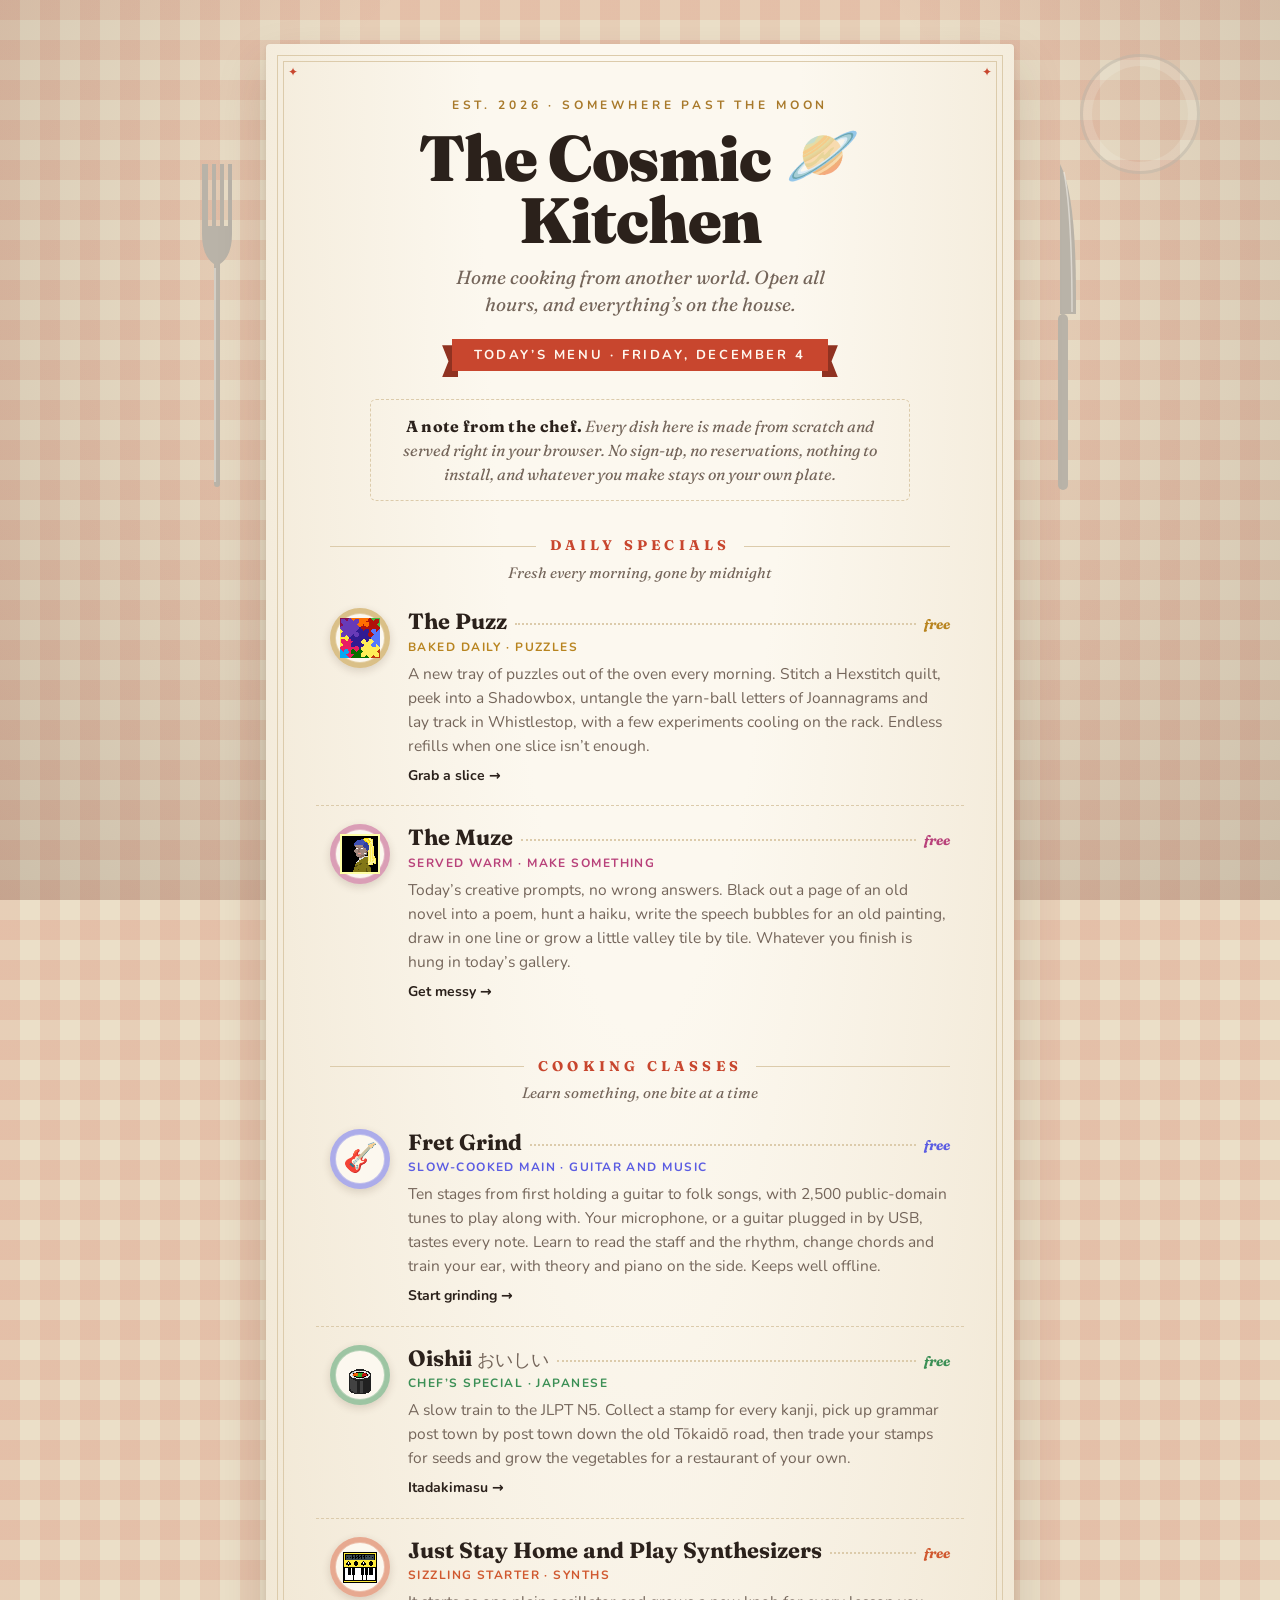
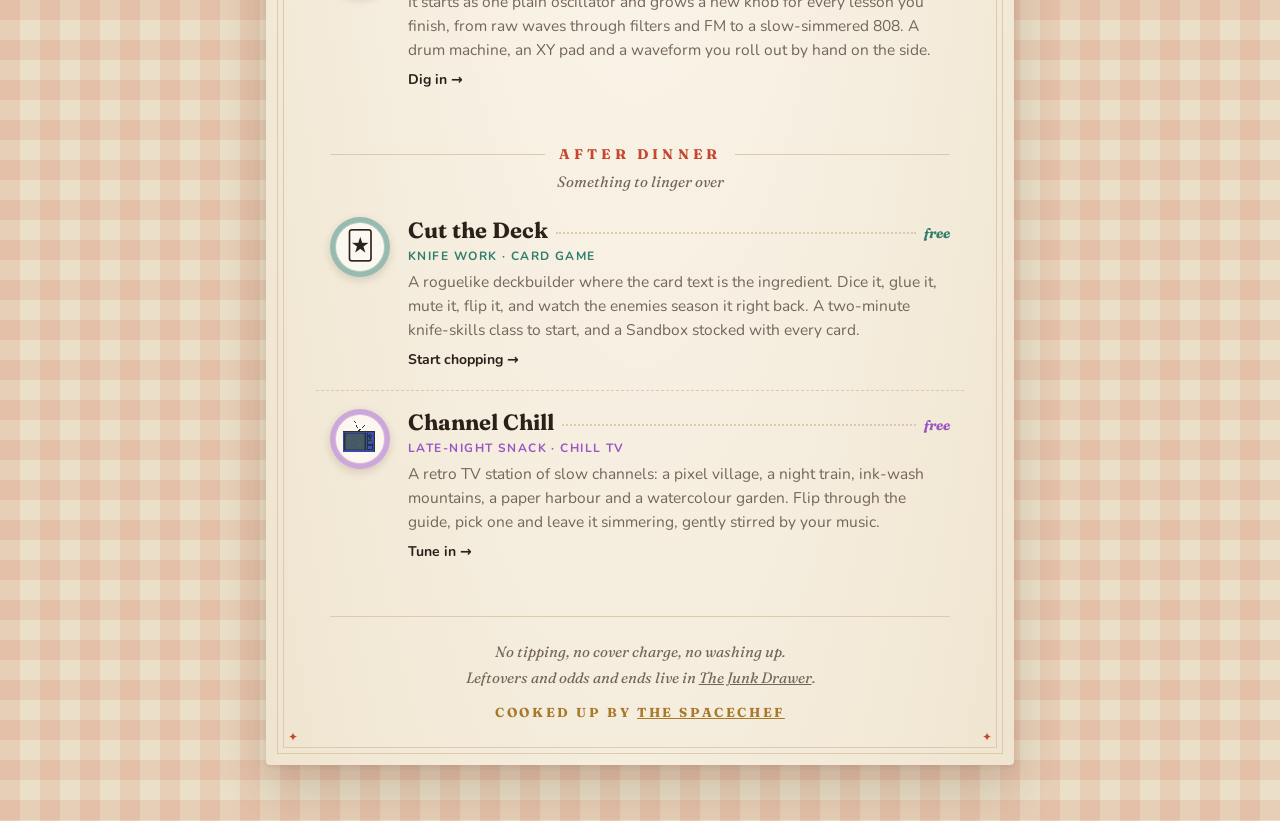
<file: index.html>
<!doctype html>
<html lang="en">
<head>
<meta charset="utf-8">
<meta name="viewport" content="width=device-width, initial-scale=1">
<title>The Cosmic Kitchen</title>
<meta name="description" content="The Cosmic Kitchen: free web tools, made from scratch and served in your browser. Daily puzzles and daily creative prompts; courses in guitar, Japanese and synths; a card-crafting roguelike and a chill retro TV station.">
<meta name="theme-color" content="#f4ecdc">
<link rel="icon" type="image/png" href="img/oven.png">
<link rel="preconnect" href="https://fonts.googleapis.com">
<link rel="preconnect" href="https://fonts.gstatic.com" crossorigin>
<link href="https://fonts.googleapis.com/css2?family=Fraunces:ital,opsz,wght@0,9..144,500;0,9..144,700;0,9..144,900;1,9..144,400;1,9..144,500&family=Nunito:wght@400;600;700&display=swap" rel="stylesheet">
<style>
  :root {
    --table: #ebdfc8; --paper: #fcf8ef; --paper-edge: #efe4cf; --ink: #2b211b; --muted: #74655a;
    --rule: #dccbab; --tomato: #c8462e; --gold: #a8792a; --check: color-mix(in srgb, #c8462e 11%, transparent);
    --shadow: 0 2px 4px rgba(60,40,20,.08), 0 24px 50px rgba(60,40,20,.18);
    --steel: #b9b3a8; --steel-hi: #f4f1ea;
  }
  @media (prefers-color-scheme: dark) {
    :root:not([data-theme="light"]) {
      --table: #16121c; --paper: #231e2b; --paper-edge: #2c2635; --ink: #f5ecdf; --muted: #b6a899;
      --rule: #3d3448; --tomato: #ef7a5a; --gold: #d9a85a; --check: color-mix(in srgb, #ef7a5a 7%, transparent);
      --shadow: 0 2px 4px rgba(0,0,0,.35), 0 24px 50px rgba(0,0,0,.5);
      --steel: #6f6a78; --steel-hi: #b9b4c2; --ribbon-ink: #2a160f;
    }
  }
  :root[data-theme="dark"] {
    --table: #16121c; --paper: #231e2b; --paper-edge: #2c2635; --ink: #f5ecdf; --muted: #b6a899;
    --rule: #3d3448; --tomato: #ef7a5a; --gold: #d9a85a; --check: color-mix(in srgb, #ef7a5a 7%, transparent);
    --shadow: 0 2px 4px rgba(0,0,0,.35), 0 24px 50px rgba(0,0,0,.5);
    --steel: #6f6a78; --steel-hi: #b9b4c2; --ribbon-ink: #2a160f;
  }
  * { box-sizing: border-box; }
  body {
    margin: 0; min-height: 100vh; color: var(--ink);
    font: 16px/1.55 Nunito, system-ui, -apple-system, "Segoe UI", sans-serif;
    /* Gingham: two stripes crossing, darker where they meet. A lamp lights the middle of the table. */
    background:
      radial-gradient(ellipse at 50% 30%, transparent 40%, rgba(40,20,10,.16) 100%) fixed,
      linear-gradient(90deg, var(--check) 50%, transparent 50%) 0 0 / 40px 40px,
      linear-gradient(var(--check) 50%, transparent 50%) 0 0 / 40px 40px,
      var(--table);
  }
  main { position: relative; max-width: 780px; margin: 44px auto 56px; padding: 0 16px; }

  /* A place setting either side of the menu, when there's room. */
  .setting { position: absolute; top: 120px; width: 46px; height: 330px; pointer-events: none; display: none; }
  .setting.fork { left: -56px; } .setting.knife { right: -56px; }
  .glass { position: absolute; top: 10px; right: -170px; width: 120px; height: 120px; border-radius: 50%; pointer-events: none; display: none;
    border: 3px solid color-mix(in srgb, var(--steel) 45%, transparent); box-shadow: inset 0 0 0 9px color-mix(in srgb, var(--steel-hi) 18%, transparent); }
  @media (min-width: 960px) { .setting { display: block; } }
  @media (min-width: 1200px) { .glass { display: block; } }

  /* The menu card: thick paper, a double rule, a star in each corner. */
  .menu { position: relative; background: var(--paper); border-radius: 4px; box-shadow: var(--shadow);
    padding: 52px clamp(20px, 6.5vw, 64px) 40px; outline: 1px solid var(--rule); outline-offset: -12px;
    background-image: radial-gradient(ellipse at 50% 0%, var(--paper) 30%, var(--paper-edge) 100%); }
  .menu::before { content: ""; position: absolute; inset: 17px; border: 1px solid var(--rule); pointer-events: none; }
  .corner { position: absolute; color: var(--tomato); font-size: 12px; line-height: 1; }
  .corner.tl { top: 22px; left: 22px; } .corner.tr { top: 22px; right: 22px; } .corner.bl { bottom: 22px; left: 22px; } .corner.br { bottom: 22px; right: 22px; }

  header { text-align: center; }
  .est { margin: 0 0 12px; font-weight: 700; font-size: 12px; letter-spacing: .32em; text-transform: uppercase; color: var(--gold); }
  h1 { margin: 0; font-family: Fraunces, Georgia, serif; font-weight: 900; font-size: clamp(38px, 9vw, 64px); line-height: .98; letter-spacing: -.015em; }
  h1 .planet { display: inline-block; transform: translateY(-.06em) rotate(-8deg); }
  .tagline { margin: 12px auto 0; max-width: 34ch; font-family: Fraunces, Georgia, serif; font-style: italic; font-size: 19px; line-height: 1.4; color: var(--muted); }
  .ribbon { display: inline-block; position: relative; margin: 22px 0 0; padding: 6px 22px; background: var(--tomato); color: var(--ribbon-ink, #fff8ef); white-space: nowrap;
    font-weight: 700; font-size: 13px; letter-spacing: .2em; text-transform: uppercase; }
  .ribbon::before, .ribbon::after { content: ""; position: absolute; top: 6px; width: 16px; height: 100%; background: color-mix(in srgb, var(--tomato) 72%, #000); z-index: -1; }
  .ribbon::before { left: -10px; clip-path: polygon(0 0, 100% 0, 100% 100%, 0 100%, 40% 50%); }
  .ribbon::after { right: -10px; clip-path: polygon(0 0, 100% 0, 60% 50%, 100% 100%, 0 100%); }
  .ribbon-wrap { position: relative; z-index: 0; }

  .note { margin: 28px auto 6px; max-width: 54ch; padding: 14px 18px; border: 1px dashed var(--rule); border-radius: 6px; text-align: center;
    font-family: Fraunces, Georgia, serif; font-style: italic; color: var(--muted); font-size: 16px; line-height: 1.5; }
  .note b { font-style: normal; font-weight: 700; color: var(--ink); letter-spacing: .02em; }

  /* Courses. */
  section { margin-top: 34px; }
  .course-head { text-align: center; margin-bottom: 6px; }
  .course-head h2 { display: flex; align-items: center; gap: 14px; margin: 0;
    font-family: Fraunces, Georgia, serif; font-weight: 700; font-size: 14px; letter-spacing: .3em; text-transform: uppercase; color: var(--tomato); }
  .course-head h2::before, .course-head h2::after { content: ""; flex: 1; border-top: 1px solid var(--rule); }
  .course-head p { margin: 4px 0 0; font-family: Fraunces, Georgia, serif; font-style: italic; color: var(--muted); font-size: 15px; }

  ul.dishes { list-style: none; margin: 0; padding: 0; }
  a.dish { display: grid; grid-template-columns: 60px 1fr; gap: 18px; align-items: start; padding: 18px 14px; margin: 0 -14px; border-radius: 14px;
    color: inherit; text-decoration: none; transition: background .15s ease; }
  a.dish:hover { background: color-mix(in srgb, var(--accent) 9%, transparent); }
  a.dish:focus-visible { outline: 3px solid var(--accent); outline-offset: 2px; }
  li + li a.dish { border-top: 1px dashed var(--rule); border-radius: 0; }
  li + li a.dish:hover { border-radius: 14px; }
  .plate { width: 60px; height: 60px; border-radius: 50%; display: grid; place-items: center; font-size: 28px; background: var(--paper);
    box-shadow: inset 0 0 0 5px color-mix(in srgb, var(--accent) 22%, transparent), inset 0 0 0 6px color-mix(in srgb, var(--accent) 35%, transparent), 0 3px 8px rgba(60,40,20,.16);
    transition: transform .25s ease; }
  a.dish:hover .plate { transform: rotate(-12deg) scale(1.06); }
  .plate .logo { width: 38px; height: auto; display: block; }
  /* Pixel Patisserie sprites: 64px art drawn without smoothing. Animated ones are a strip of frames in one row. */
  .plate .px { --s: 40px; width: var(--s); height: var(--s); display: block; image-rendering: pixelated; }
  .plate .strip { background: var(--src) 0 0 / auto var(--s) no-repeat; }
  .plate .synth { --src: url(img/synth-anim.png); animation: px-synth .8s steps(8) infinite; }
  .plate .build { --src: url(img/puzzle-build.png); background-position: calc(var(--s) * -12) 0; animation: px-build 1.3s steps(12) both; }
  a.dish:hover .plate .build { animation-name: px-build-again; }
  @keyframes px-synth { to { background-position: calc(var(--s) * -8) 0; } }
  @keyframes px-build { from { background-position: 0 0; } to { background-position: calc(var(--s) * -12) 0; } }
  @keyframes px-build-again { from { background-position: 0 0; } to { background-position: calc(var(--s) * -12) 0; } }
  .line { display: flex; align-items: baseline; gap: 8px; }
  h3 { margin: 0; font-family: Fraunces, Georgia, serif; font-weight: 700; font-size: 22px; line-height: 1.2; }
  h3 small { font-weight: 500; font-size: .8em; color: var(--muted); }
  .leader { flex: 1; min-width: 16px; border-bottom: 2px dotted var(--rule); transform: translateY(-4px); }
  .price { font-weight: 700; color: var(--accent); white-space: nowrap; font-size: 14px; font-style: italic; font-family: Fraunces, Georgia, serif; }
  .tag { font-size: 12px; font-weight: 700; letter-spacing: .12em; text-transform: uppercase; color: var(--accent); margin: 2px 0 5px; }
  .desc { margin: 0; color: var(--muted); font-size: 15.5px; }
  .go { display: inline-block; margin-top: 7px; font-weight: 700; font-size: 14px; color: var(--ink); }
  a.dish:hover .go { color: var(--accent); }

  footer { text-align: center; margin-top: 34px; padding-top: 20px; border-top: 1px solid var(--rule);
    font-family: Fraunces, Georgia, serif; font-style: italic; color: var(--muted); font-size: 15px; }
  footer p { margin: 3px 0; }
  footer a { color: inherit; }
  footer a:focus-visible { outline: 3px solid var(--tomato); outline-offset: 2px; }
  footer .sign { margin-top: 12px; font-style: normal; font-weight: 700; font-size: 13px; letter-spacing: .2em; text-transform: uppercase; color: var(--gold); }

  @media (prefers-color-scheme: dark) {
    :root:not([data-theme="light"]) .plate { box-shadow: inset 0 0 0 5px color-mix(in srgb, var(--accent) 30%, transparent), inset 0 0 0 6px color-mix(in srgb, var(--accent) 45%, transparent), 0 3px 8px rgba(0,0,0,.45); }
  }
  @media (max-width: 520px) {
    main { margin-top: 20px; }
    .est { letter-spacing: .2em; font-size: 11px; }
    .ribbon { padding: 6px 16px; font-size: 12px; letter-spacing: .14em; }
    .menu { padding-top: 46px; }
    a.dish { grid-template-columns: 48px 1fr; gap: 14px; }
    .plate { width: 48px; height: 48px; font-size: 23px; }
    .plate .px { --s: 32px; }
    h3 { font-size: 20px; }
  }
  @media (prefers-reduced-motion: reduce) {
    .plate, a.dish { transition: none; }
    a.dish:hover .plate { transform: none; }
    .plate .strip, a.dish:hover .plate .strip { animation: none; }
  }
</style>
</head>
<body>
<main>
  <svg class="setting fork" viewBox="0 0 46 330" aria-hidden="true"><path d="M8 0v70q0 22 12 30v220a3 3 0 0 0 6 0V100q12-8 12-30V0h-4v62h-4V0h-4v62h-4V0h-4v62h-4V0z" fill="var(--steel)"/><path d="M21 104v214" stroke="var(--steel-hi)" stroke-width="1.5" opacity=".6"/></svg>
  <svg class="setting knife" viewBox="0 0 46 330" aria-hidden="true"><path d="M20 0q16 30 16 130v20H20z" fill="var(--steel)"/><rect x="18" y="150" width="10" height="176" rx="5" fill="var(--steel)"/><path d="M24 8q8 40 8 140" stroke="var(--steel-hi)" stroke-width="1.5" fill="none" opacity=".6"/></svg>
  <span class="glass" aria-hidden="true"></span>

  <article class="menu">
    <span class="corner tl" aria-hidden="true">✦</span><span class="corner tr" aria-hidden="true">✦</span>
    <span class="corner bl" aria-hidden="true">✦</span><span class="corner br" aria-hidden="true">✦</span>

    <header>
      <p class="est">Est. 2026 · Somewhere past the moon</p>
      <h1>The Cosmic <span class="planet" aria-hidden="true">🪐</span> Kitchen</h1>
      <p class="tagline">Home cooking from another world. Open all hours, and everything’s on the house.</p>
      <div class="ribbon-wrap"><p class="ribbon" id="today">Today’s menu</p></div>
    </header>

    <p class="note"><b>A note from the chef.</b> Every dish here is made from scratch and served right in your browser. No sign-up, no reservations, nothing to install, and whatever you make stays on your own plate.</p>

    <section aria-labelledby="specials">
      <div class="course-head"><h2 id="specials">Daily specials</h2><p>Fresh every morning, gone by midnight</p></div>
      <ul class="dishes">
        <li>
          <a class="dish" style="--accent:#b8841f" href="https://thecosmickitchen.github.io/The-Puzz/">
            <span class="plate" aria-hidden="true"><span class="px strip build"></span></span>
            <div>
              <div class="line"><h3>The Puzz</h3><span class="leader"></span><span class="price">free</span></div>
              <p class="tag">Baked daily · puzzles</p>
              <p class="desc">A new tray of puzzles out of the oven every morning. Stitch a Hexstitch quilt, peek into a Shadowbox, untangle the yarn-ball letters of Joannagrams and lay track in Whistlestop, with a few experiments cooling on the rack. Endless refills when one slice isn’t enough.</p>
              <span class="go">Grab a slice →</span>
            </div>
          </a>
        </li>
        <li>
          <a class="dish" style="--accent:#b8417a" href="https://thecosmickitchen.github.io/The-Muze/">
            <span class="plate" aria-hidden="true"><img class="px" src="img/pearl-earring.png" alt="" width="64" height="64"></span>
            <div>
              <div class="line"><h3>The Muze</h3><span class="leader"></span><span class="price">free</span></div>
              <p class="tag">Served warm · make something</p>
              <p class="desc">Today’s creative prompts, no wrong answers. Black out a page of an old novel into a poem, hunt a haiku, write the speech bubbles for an old painting, draw in one line or grow a little valley tile by tile. Whatever you finish is hung in today’s gallery.</p>
              <span class="go">Get messy →</span>
            </div>
          </a>
        </li>
      </ul>
    </section>

    <section aria-labelledby="classes">
      <div class="course-head"><h2 id="classes">Cooking classes</h2><p>Learn something, one bite at a time</p></div>
      <ul class="dishes">
        <li>
          <a class="dish" style="--accent:#5b5ce2" href="https://thecosmickitchen.github.io/FretGrind/">
            <span class="plate" aria-hidden="true">🎸</span>
            <div>
              <div class="line"><h3>Fret Grind</h3><span class="leader"></span><span class="price">free</span></div>
              <p class="tag">Slow-cooked main · guitar and music</p>
              <p class="desc">Ten stages from first holding a guitar to folk songs, with 2,500 public-domain tunes to play along with. Your microphone, or a guitar plugged in by USB, tastes every note. Learn to read the staff and the rhythm, change chords and train your ear, with theory and piano on the side. Keeps well offline.</p>
              <span class="go">Start grinding →</span>
            </div>
          </a>
        </li>
        <li>
          <a class="dish" style="--accent:#3b8f55" href="https://thecosmickitchen.github.io/Oishiii/">
            <span class="plate" aria-hidden="true"><img class="px" src="img/sushi.png" alt="" width="64" height="64"></span>
            <div>
              <div class="line"><h3>Oishii <small lang="ja">おいしい</small></h3><span class="leader"></span><span class="price">free</span></div>
              <p class="tag">Chef’s special · Japanese</p>
              <p class="desc">A slow train to the JLPT N5. Collect a stamp for every kanji, pick up grammar post town by post town down the old Tōkaidō road, then trade your stamps for seeds and grow the vegetables for a restaurant of your own.</p>
              <span class="go">Itadakimasu →</span>
            </div>
          </a>
        </li>
        <li>
          <a class="dish" style="--accent:#d0582f" href="https://thecosmickitchen.github.io/stay-home-synths/">
            <span class="plate" aria-hidden="true"><span class="px strip synth"></span></span>
            <div>
              <div class="line"><h3>Just Stay Home and Play Synthesizers</h3><span class="leader"></span><span class="price">free</span></div>
              <p class="tag">Sizzling starter · synths</p>
              <p class="desc">It starts as one plain oscillator and grows a new knob for every lesson you finish, from raw waves through filters and FM to a slow-simmered 808. A drum machine, an XY pad and a waveform you roll out by hand on the side.</p>
              <span class="go">Dig in →</span>
            </div>
          </a>
        </li>
      </ul>
    </section>

    <section aria-labelledby="after">
      <div class="course-head"><h2 id="after">After dinner</h2><p>Something to linger over</p></div>
      <ul class="dishes">
        <li>
          <a class="dish" style="--accent:#2f7d6a" href="https://thecosmickitchen.github.io/Cut-the-Deck/">
            <span class="plate" aria-hidden="true">🃏</span>
            <div>
              <div class="line"><h3>Cut the Deck</h3><span class="leader"></span><span class="price">free</span></div>
              <p class="tag">Knife work · card game</p>
              <p class="desc">A roguelike deckbuilder where the card text is the ingredient. Dice it, glue it, mute it, flip it, and watch the enemies season it right back. A two-minute knife-skills class to start, and a Sandbox stocked with every card.</p>
              <span class="go">Start chopping →</span>
            </div>
          </a>
        </li>
        <li>
          <a class="dish" style="--accent:#9a55c4" href="https://thecosmickitchen.github.io/ghoul-amp/">
            <span class="plate" aria-hidden="true"><img class="px" src="img/tv.png" alt="" width="64" height="64"></span>
            <div>
              <div class="line"><h3>Channel Chill</h3><span class="leader"></span><span class="price">free</span></div>
              <p class="tag">Late-night snack · chill TV</p>
              <p class="desc">A retro TV station of slow channels: a pixel village, a night train, ink-wash mountains, a paper harbour and a watercolour garden. Flip through the guide, pick one and leave it simmering, gently stirred by your music.</p>
              <span class="go">Tune in →</span>
            </div>
          </a>
        </li>
      </ul>
    </section>

    <footer>
      <p>No tipping, no cover charge, no washing up.</p>
      <p>Leftovers and odds and ends live in <a href="https://thecosmickitchen.github.io/the-junk-drawer/">The Junk Drawer</a>.</p>
      <p class="sign">Cooked up by <a href="https://github.com/TheCosmicKitchen">The SpaceChef</a></p>
    </footer>
  </article>
</main>
<script>
  // The ribbon carries today's date; without script it just says "Today's menu".
  try {
    const short = matchMedia('(max-width: 520px)').matches;
    document.getElementById('today').textContent = 'Today’s menu · ' + new Date().toLocaleDateString('en-US', short ? { weekday: 'short', month: 'short', day: 'numeric' } : { weekday: 'long', month: 'long', day: 'numeric' });
  } catch (e) {}
</script>
<script src="artist.js" defer></script>
</body>
</html>
</file>
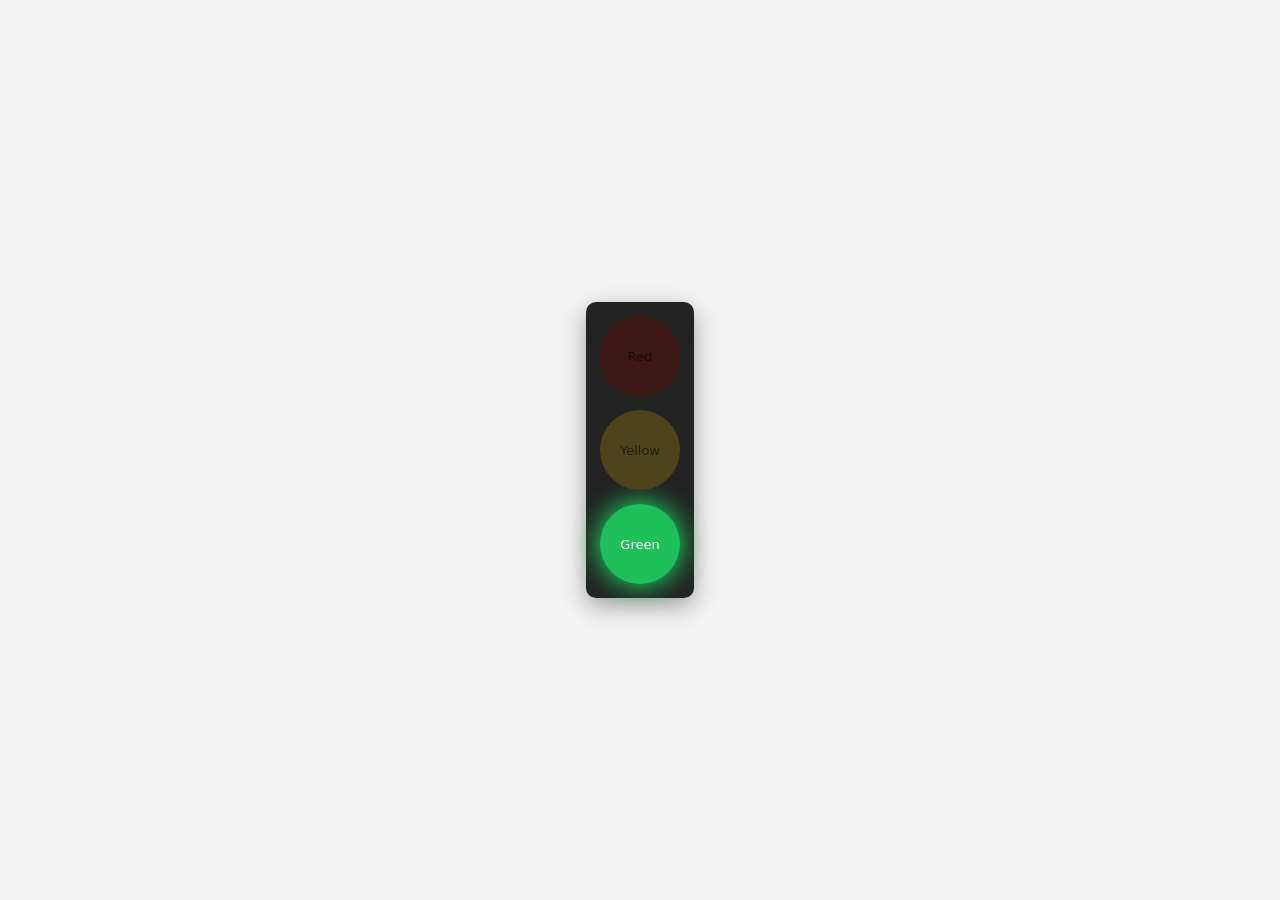
<file: stoplight/index.html>
<!doctype html>
<html lang="en">
  <head>
    <meta charset="UTF-8" />
    <meta name="viewport" content="width=device-width, initial-scale=1.0" />
    <title>Stoplight</title>
    <script type="module" crossorigin src="/stoplight/assets/index-jz2jwVnY.js"></script>
    <link rel="stylesheet" crossorigin href="/stoplight/assets/index-ECJj8pJm.css">
  </head>
  <body>
    <div id="root"></div>
  </body>
</html>
</file>
<file: stoplight/assets/index-ECJj8pJm.css>
body{margin:0;min-height:100vh;display:grid;place-items:center;background:#f4f4f4;font-family:system-ui,sans-serif}.error{color:#b00020}.stoplight{display:inline-flex;flex-direction:column;gap:14px;padding:14px;background:#222;border-radius:10px;box-shadow:0 8px 24px #00000059}.lamp{width:80px;height:80px;border-radius:50%;display:grid;place-items:center;font:500 13px system-ui,sans-serif;color:#0009;background:var(--lamp-color);filter:brightness(.35) saturate(.6);transition:filter .15s,box-shadow .15s}.lamp--lit{filter:none;color:#fff;box-shadow:0 0 24px 4px var(--lamp-color)}
</file>
